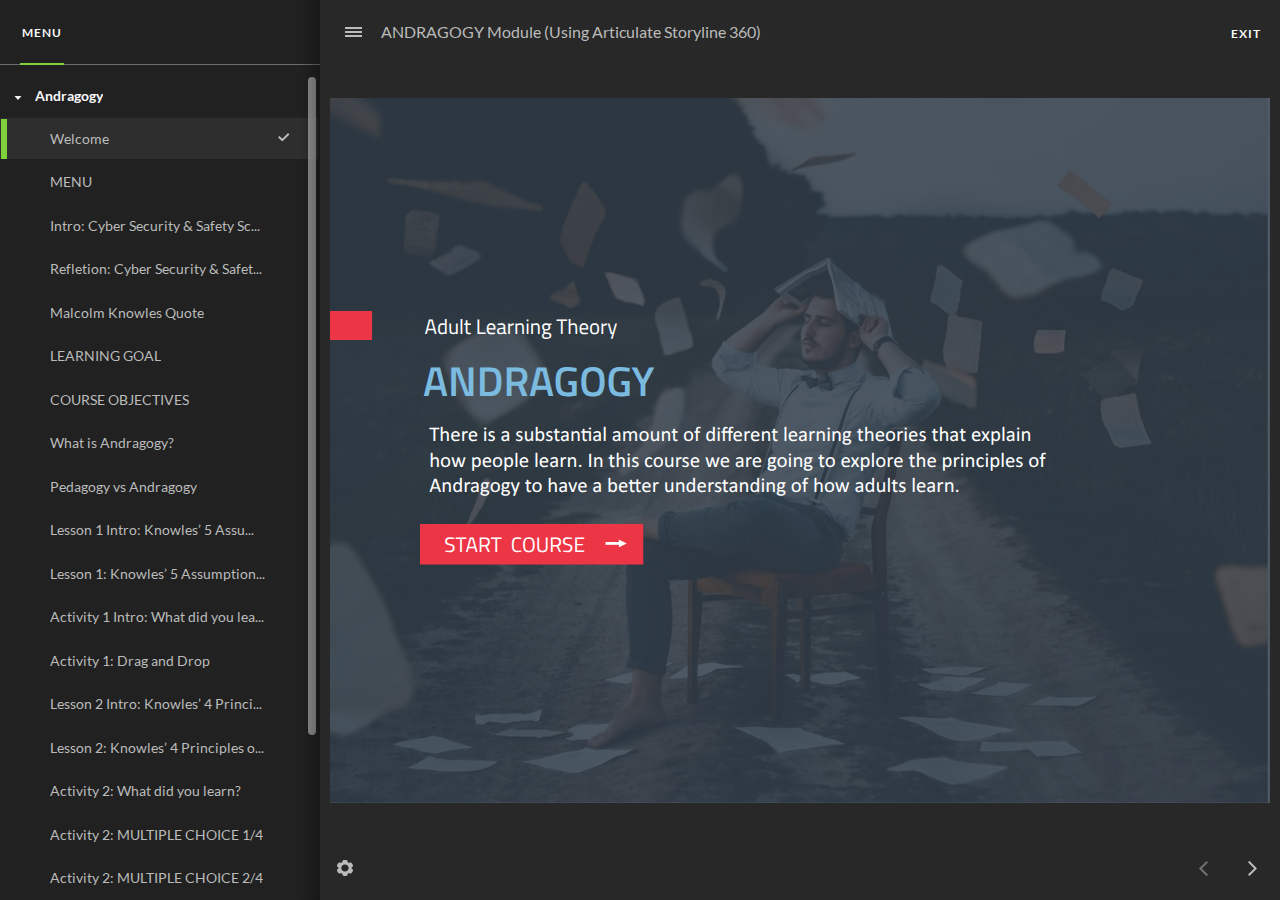
<file: index.html>
<!DOCTYPE html>
<html lang="en-US">
<head>
  <meta charset="utf-8">
  <!-- Created using Storyline 360 - http://www.articulate.com  -->
  <!-- version: 3.52.25247.0 -->
  <title>ANDRAGOGY Module (Using Articulate Storyline 360)</title>
  <meta http-equiv="x-ua-compatible" content="IE=edge" />
  <meta name="viewport" content="width=device-width, initial-scale=1.0, user-scalable=no, shrink-to-fit=no, minimal-ui" />
  <meta name="apple-mobile-web-app-capable" content="yes" />
  <style>
    html, body { height: 100%; padding: 0; margin: 0 }
    #app { height: 100%; width: 100%; }
  </style>
  
  <script>window.THREE = { };</script>
</head>
<body style="background: #282828" class="cs-HTML theme-unified">
  <!-- 360 -->
  <script>!function(e){function n(e,i){return e.test(i)}function i(e){var i=e||navigator.userAgent,o=i.split("[FBAN");if(void 0!==o[1]&&(i=o[0]),this.apple={phone:n(t,i),ipod:n(d,i),tablet:!n(t,i)&&n(s,i),device:n(t,i)||n(d,i)||n(s,i)},this.amazon={phone:n(h,i),tablet:!n(h,i)&&n(a,i),device:n(h,i)||n(a,i)},this.android={phone:n(h,i)||n(b,i),tablet:!n(h,i)&&!n(b,i)&&(n(a,i)||n(r,i)),device:n(h,i)||n(a,i)||n(b,i)||n(r,i)},this.windows={phone:n(l,i),tablet:n(p,i),device:n(l,i)||n(p,i)},this.other={blackberry:n(f,i),blackberry10:n(u,i),opera:n(c,i),firefox:n(A,i),chrome:n(w,i),device:n(f,i)||n(u,i)||n(c,i)||n(A,i)||n(w,i)},this.seven_inch=n(v,i),this.any=this.apple.device||this.android.device||this.windows.device||this.other.device||this.seven_inch,this.phone=this.apple.phone||this.android.phone||this.windows.phone,this.tablet=this.apple.tablet||this.android.tablet||this.windows.tablet,"undefined"==typeof window)return this}function o(){var e=new i;return e.Class=i,e}var t=/iPhone/i,d=/iPod/i,s=/iPad/i,b=/(?=.*\bAndroid\b)(?=.*\bMobile\b)/i,r=/Android/i,h=/(?=.*\bAndroid\b)(?=.*\bSD4930UR\b)/i,a=/(?=.*\bAndroid\b)(?=.*\b(?:KFOT|KFTT|KFJWI|KFJWA|KFSOWI|KFTHWI|KFTHWA|KFAPWI|KFAPWA|KFARWI|KFASWI|KFSAWI|KFSAWA)\b)/i,l=/IEMobile/i,p=/(?=.*\bWindows\b)(?=.*\bARM\b)/i,f=/BlackBerry/i,u=/BB10/i,c=/Opera Mini/i,w=/(CriOS|Chrome)(?=.*\bMobile\b)/i,A=/(?=.*\bFirefox\b)(?=.*\bMobile\b)/i,v=new RegExp("(?:Nexus 7|BNTV250|Kindle Fire|Silk|GT-P1000)","i");"undefined"!=typeof module&&module.exports&&"undefined"==typeof window?module.exports=i:"undefined"!=typeof module&&module.exports&&"undefined"!=typeof window?module.exports=o():"function"==typeof define&&define.amd?define("isMobile",[],e.isMobile=o()):e.isMobile=o()}(this);
    window.isMobile.apple.tablet = window.isMobile.apple.tablet ||
      (navigator.platform === 'MacIntel' && navigator.maxTouchPoints > 1);
    window.isMobile.apple.device = window.isMobile.apple.device || window.isMobile.apple.tablet;
    window.isMobile.tablet = window.isMobile.tablet || window.isMobile.apple.tablet;
    window.isMobile.any = window.isMobile.any || window.isMobile.apple.tablet;
  </script>

  <div id="focus-sink" tabIndex="-1"></div>

  <div id="preso"></div>
  <script>
    window.DS = {};
    window.globals = {
      DATA_PATH_BASE: '',
      HAS_FRAME: true,
      HAS_SLIDE: true,

      lmsPresent: false,
      tinCanPresent: false,
      cmi5Present: false,
      aoSupport: false,
      scale: 'noscale',
      captureRc: false,
      browserSize: 'optimal',
      bgColor: '#282828',
      features: 'ModernPlayerRefresh,MultipleQuizTracking',
      themeName: 'unified',
      preloaderColor: '#FFFFFF',
      suppressAnalytics: false,
      productChannel: 'stable',
      publishSource: 'storyline',
      aid: 'aid|d41afd39-a982-4471-b19c-6ad153059dae',
      cid: '2c5590df-0507-4a93-88de-ace2c611df65',
      playerVersion: '3.52.25247.0',
      maxIosVideoElements: 5,

      
      parseParams: function(qs) {
        if (window.globals.parsedParams != null) {
          return window.globals.parsedParams;
        }
        qs = (qs || window.location.search.substr(1)).split('+').join(' ');
        var params = {},
            tokens,
            re = /[?&]?([^=]+)=([^&]*)/g;

        while (tokens = re.exec(qs)) {
          params[decodeURIComponent(tokens[1]).trim()] =
            decodeURIComponent(tokens[2]).trim();
        }
        window.globals.parsedParams = params;
        return params;
      }

    };

    (function() {

      var classTypes = [ 'desktop', 'mobile', 'phone', 'tablet' ];

      var addDeviceClasses = function(prefix, testObj) {
        var curr, i;
        for (i = 0; i < classTypes.length; i++) {
          curr = classTypes[i];
          if (testObj[curr]) {
            document.body.classList.add(prefix + curr);
          }
        }
      };

      var params = window.globals.parseParams(),
          isDevicePreview = params.devicepreview === '1',
          isPhoneOverride = params.deviceType === 'phone' || (isDevicePreview && params.phone == '1'),
          isTabletOverride = (params.deviceType === 'tablet' || isDevicePreview) && !isPhoneOverride,
          isMobileOverride = isPhoneOverride || isTabletOverride;

      var deviceView = {
        desktop: !window.isMobile.any && !isMobileOverride,
        mobile: window.isMobile.any || isMobileOverride,
        phone: isPhoneOverride || (window.isMobile.phone && !isTabletOverride),
        tablet: isTabletOverride || window.isMobile.tablet
      };

      window.globals.deviceView = deviceView;
      window.isMobile.desktop = !window.isMobile.any;
      window.isMobile.mobile = window.isMobile.any;

      addDeviceClasses('view-', deviceView);

    })();
  </script>
  
  <script src='story_content/user.js' type=text/javascript></script>
  <div class="slide-loader"></div>

  <script type="text/javascript">
    var doc = document, loader = doc.body.querySelector('.slide-loader'); [ 1, 2, 3 ].forEach(function(n) { var d = doc.createElement('div'); d.style.backgroundColor = window.globals.preloaderColor; d.classList.add('mobile-loader-dot'); d.classList.add('dot' + n); loader.appendChild(d); });
  </script>

  <div class="mobile-load-title-overlay" style="display: none">
    <div class="mobile-load-title">ANDRAGOGY Module (Using Articulate Storyline 360)</div>
  </div>

  <div class="mobile-chrome-warning"></div>

  <script>
    
    if (window.autoSpider && window.vInterfaceObject) {
      document.querySelector('.mobile-load-title-overlay').style.display = 'none';
    }
  </script>

  

  <link rel="stylesheet" href="html5/data/css/output.min.css" data-noprefix />
</body>
<script src="html5/lib/scripts/bootstrapper.min.js"></script>
</html>
</file>
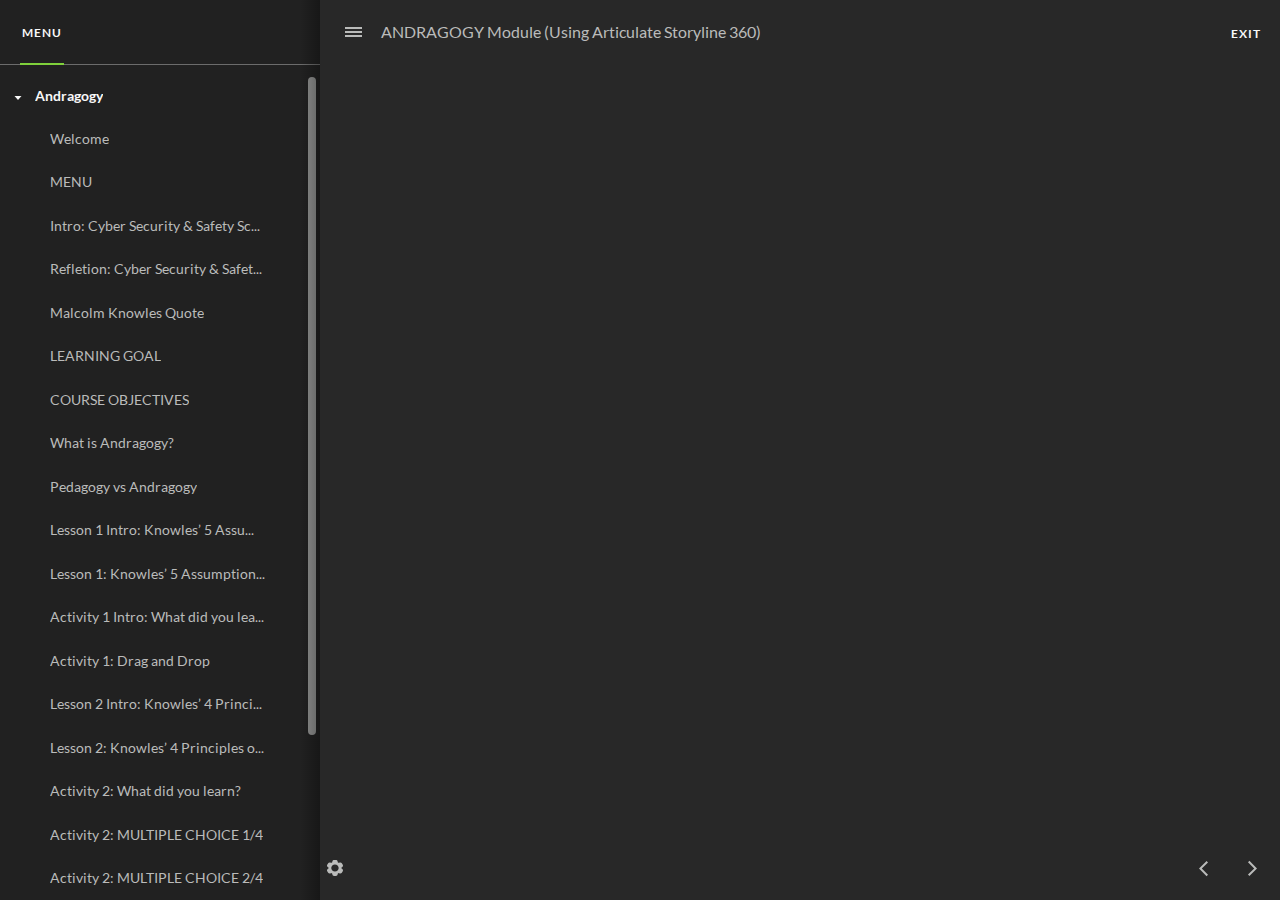
<file: index_lms.html>
<!DOCTYPE html>
<html lang="en-US">
<head>
  <meta charset="utf-8">
  <!-- Created using Storyline 360 - http://www.articulate.com  -->
  <!-- version: 3.52.25247.0 -->
  <title>ANDRAGOGY Module (Using Articulate Storyline 360)</title>
  <meta http-equiv="x-ua-compatible" content="IE=edge" />
  <meta name="viewport" content="width=device-width, initial-scale=1.0, user-scalable=no, shrink-to-fit=no, minimal-ui" />
  <meta name="apple-mobile-web-app-capable" content="yes" />
  <style>
    html, body { height: 100%; padding: 0; margin: 0 }
    #app { height: 100%; width: 100%; }
  </style>
  <script src="lms/scormdriver.js" charset="utf-8"></script>
  <script>window.THREE = { };</script>
</head>
<body style="background: #282828" class="cs-HTML theme-unified">
  <!-- 360 -->
  <script>!function(e){function n(e,i){return e.test(i)}function i(e){var i=e||navigator.userAgent,o=i.split("[FBAN");if(void 0!==o[1]&&(i=o[0]),this.apple={phone:n(t,i),ipod:n(d,i),tablet:!n(t,i)&&n(s,i),device:n(t,i)||n(d,i)||n(s,i)},this.amazon={phone:n(h,i),tablet:!n(h,i)&&n(a,i),device:n(h,i)||n(a,i)},this.android={phone:n(h,i)||n(b,i),tablet:!n(h,i)&&!n(b,i)&&(n(a,i)||n(r,i)),device:n(h,i)||n(a,i)||n(b,i)||n(r,i)},this.windows={phone:n(l,i),tablet:n(p,i),device:n(l,i)||n(p,i)},this.other={blackberry:n(f,i),blackberry10:n(u,i),opera:n(c,i),firefox:n(A,i),chrome:n(w,i),device:n(f,i)||n(u,i)||n(c,i)||n(A,i)||n(w,i)},this.seven_inch=n(v,i),this.any=this.apple.device||this.android.device||this.windows.device||this.other.device||this.seven_inch,this.phone=this.apple.phone||this.android.phone||this.windows.phone,this.tablet=this.apple.tablet||this.android.tablet||this.windows.tablet,"undefined"==typeof window)return this}function o(){var e=new i;return e.Class=i,e}var t=/iPhone/i,d=/iPod/i,s=/iPad/i,b=/(?=.*\bAndroid\b)(?=.*\bMobile\b)/i,r=/Android/i,h=/(?=.*\bAndroid\b)(?=.*\bSD4930UR\b)/i,a=/(?=.*\bAndroid\b)(?=.*\b(?:KFOT|KFTT|KFJWI|KFJWA|KFSOWI|KFTHWI|KFTHWA|KFAPWI|KFAPWA|KFARWI|KFASWI|KFSAWI|KFSAWA)\b)/i,l=/IEMobile/i,p=/(?=.*\bWindows\b)(?=.*\bARM\b)/i,f=/BlackBerry/i,u=/BB10/i,c=/Opera Mini/i,w=/(CriOS|Chrome)(?=.*\bMobile\b)/i,A=/(?=.*\bFirefox\b)(?=.*\bMobile\b)/i,v=new RegExp("(?:Nexus 7|BNTV250|Kindle Fire|Silk|GT-P1000)","i");"undefined"!=typeof module&&module.exports&&"undefined"==typeof window?module.exports=i:"undefined"!=typeof module&&module.exports&&"undefined"!=typeof window?module.exports=o():"function"==typeof define&&define.amd?define("isMobile",[],e.isMobile=o()):e.isMobile=o()}(this);
    window.isMobile.apple.tablet = window.isMobile.apple.tablet ||
      (navigator.platform === 'MacIntel' && navigator.maxTouchPoints > 1);
    window.isMobile.apple.device = window.isMobile.apple.device || window.isMobile.apple.tablet;
    window.isMobile.tablet = window.isMobile.tablet || window.isMobile.apple.tablet;
    window.isMobile.any = window.isMobile.any || window.isMobile.apple.tablet;
  </script>

  <div id="focus-sink" tabIndex="-1"></div>

  <div id="preso"></div>
  <script>
    window.DS = {};
    window.globals = {
      DATA_PATH_BASE: '',
      HAS_FRAME: true,
      HAS_SLIDE: true,

      lmsPresent: true,
      tinCanPresent: false,
      cmi5Present: false,
      aoSupport: false,
      scale: 'noscale',
      captureRc: false,
      browserSize: 'optimal',
      bgColor: '#282828',
      features: 'ModernPlayerRefresh,MultipleQuizTracking',
      themeName: 'unified',
      preloaderColor: '#FFFFFF',
      suppressAnalytics: false,
      productChannel: 'stable',
      publishSource: 'storyline',
      aid: 'aid|d41afd39-a982-4471-b19c-6ad153059dae',
      cid: '2c5590df-0507-4a93-88de-ace2c611df65',
      playerVersion: '3.52.25247.0',
      maxIosVideoElements: 5,

      
      parseParams: function(qs) {
        if (window.globals.parsedParams != null) {
          return window.globals.parsedParams;
        }
        qs = (qs || window.location.search.substr(1)).split('+').join(' ');
        var params = {},
            tokens,
            re = /[?&]?([^=]+)=([^&]*)/g;

        while (tokens = re.exec(qs)) {
          params[decodeURIComponent(tokens[1]).trim()] =
            decodeURIComponent(tokens[2]).trim();
        }
        window.globals.parsedParams = params;
        return params;
      }

    };

    (function() {

      var classTypes = [ 'desktop', 'mobile', 'phone', 'tablet' ];

      var addDeviceClasses = function(prefix, testObj) {
        var curr, i;
        for (i = 0; i < classTypes.length; i++) {
          curr = classTypes[i];
          if (testObj[curr]) {
            document.body.classList.add(prefix + curr);
          }
        }
      };

      var params = window.globals.parseParams(),
          isDevicePreview = params.devicepreview === '1',
          isPhoneOverride = params.deviceType === 'phone' || (isDevicePreview && params.phone == '1'),
          isTabletOverride = (params.deviceType === 'tablet' || isDevicePreview) && !isPhoneOverride,
          isMobileOverride = isPhoneOverride || isTabletOverride;

      var deviceView = {
        desktop: !window.isMobile.any && !isMobileOverride,
        mobile: window.isMobile.any || isMobileOverride,
        phone: isPhoneOverride || (window.isMobile.phone && !isTabletOverride),
        tablet: isTabletOverride || window.isMobile.tablet
      };

      window.globals.deviceView = deviceView;
      window.isMobile.desktop = !window.isMobile.any;
      window.isMobile.mobile = window.isMobile.any;

      addDeviceClasses('view-', deviceView);

    })();
  </script>
  
  <script src='story_content/user.js' type=text/javascript></script>
  <div class="slide-loader"></div>

  <script type="text/javascript">
    var doc = document, loader = doc.body.querySelector('.slide-loader'); [ 1, 2, 3 ].forEach(function(n) { var d = doc.createElement('div'); d.style.backgroundColor = window.globals.preloaderColor; d.classList.add('mobile-loader-dot'); d.classList.add('dot' + n); loader.appendChild(d); });
  </script>

  <div class="mobile-load-title-overlay" style="display: none">
    <div class="mobile-load-title">ANDRAGOGY Module (Using Articulate Storyline 360)</div>
  </div>

  <div class="mobile-chrome-warning"></div>

  <script>
    
    if (window.autoSpider && window.vInterfaceObject) {
      document.querySelector('.mobile-load-title-overlay').style.display = 'none';
    }
  </script>

  

  <link rel="stylesheet" href="html5/data/css/output.min.css" data-noprefix />
</body>
<script src="html5/lib/scripts/bootstrapper.min.js"></script>
</html>
</file>
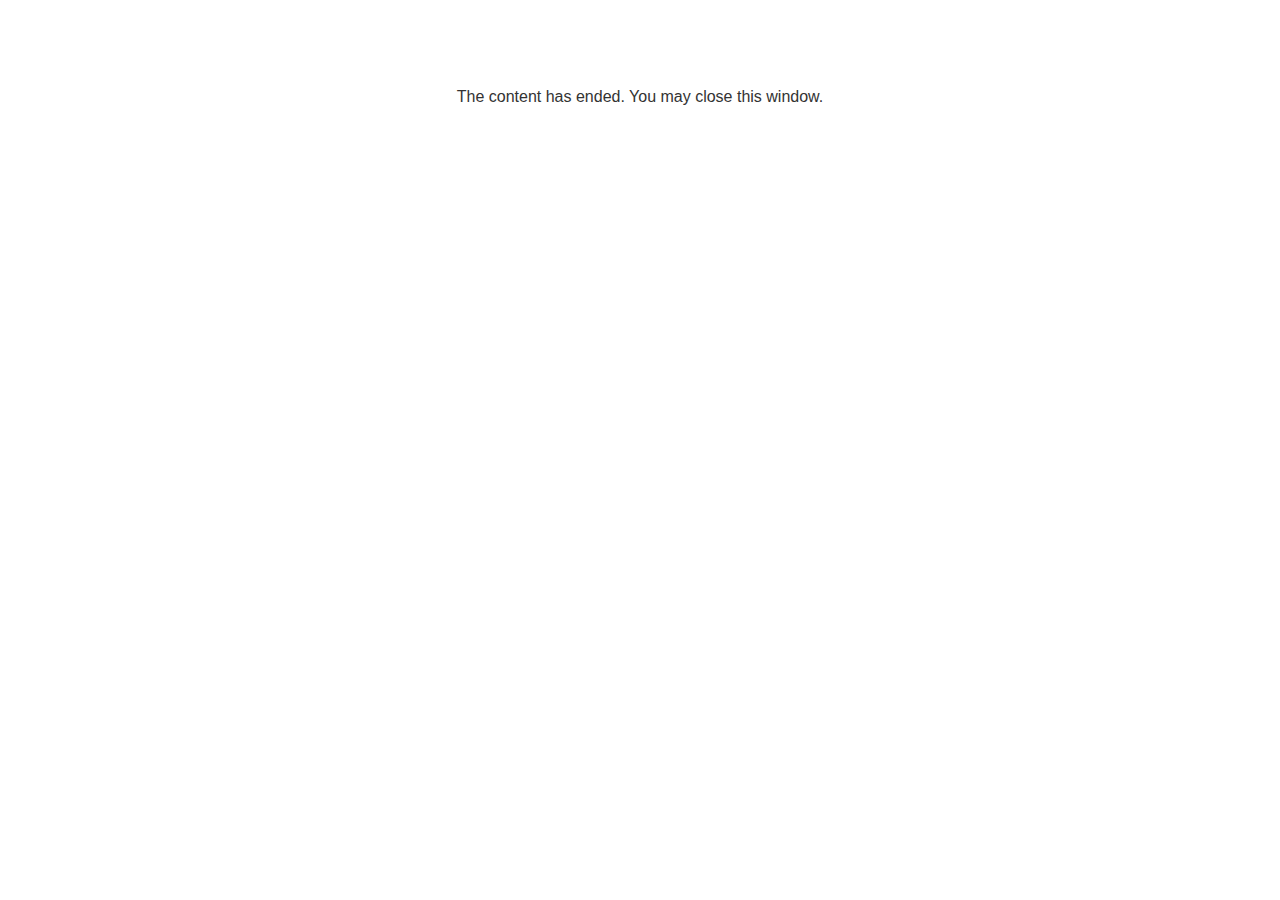
<file: lms/goodbye.html>
<!doctype html>
<html>
<body style="background-color: #ffffff;">

<p role="alert" style="color: #333333;font-family: Lato, articulate, tahoma, arial;font-size: medium;text-align: center;">
<br><br><br><br>
The content has ended. You may close this window.
</p>

</body>
</html>
</file>
